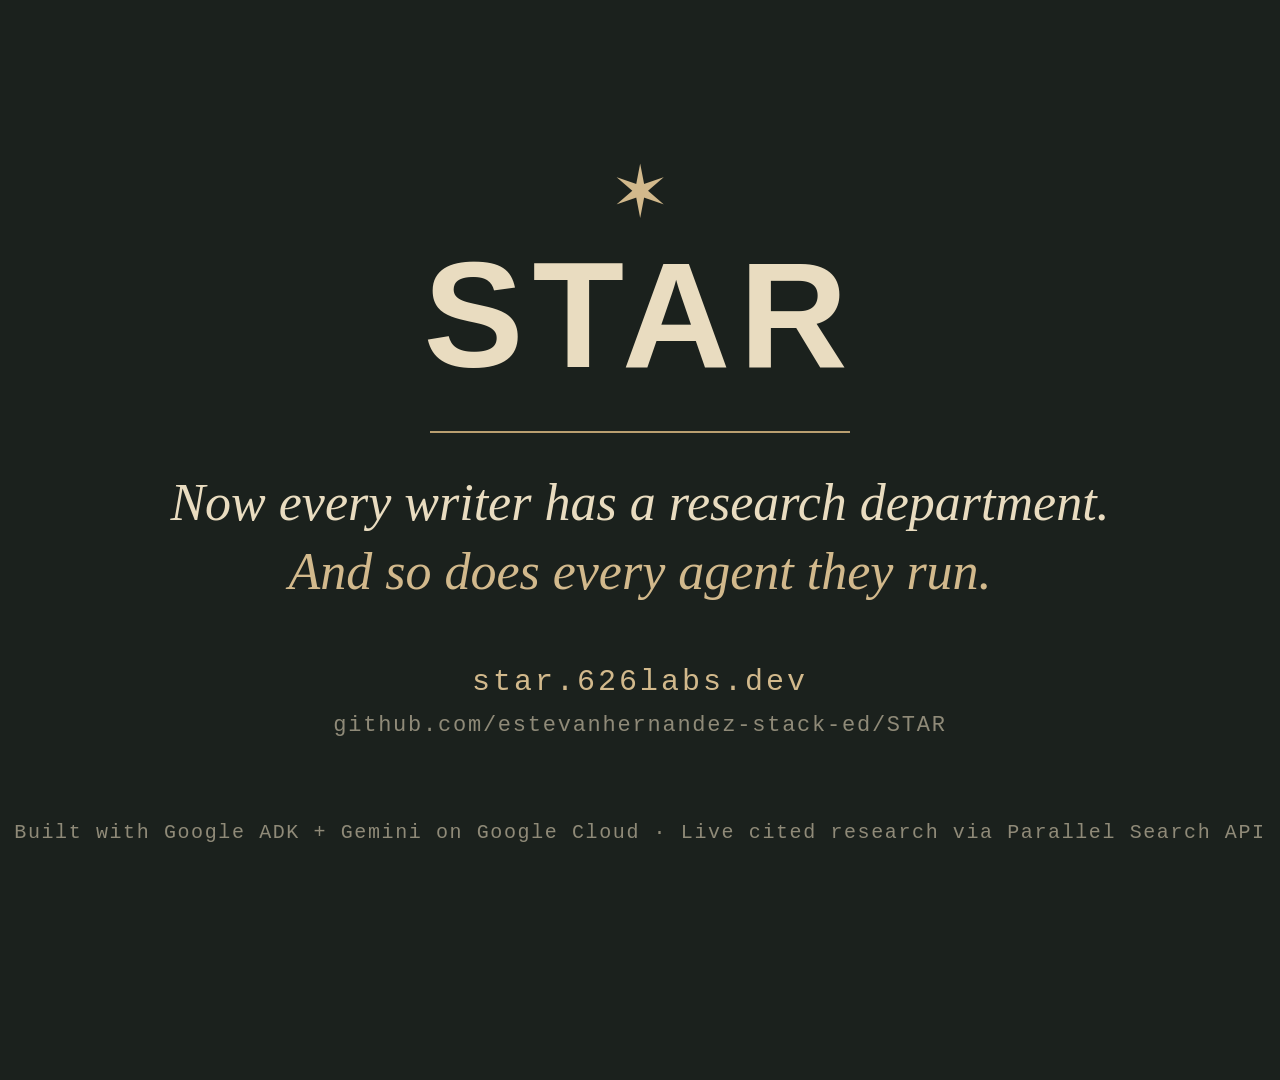
<file: scripts/shoot/end.html>
<!doctype html>
<html><head><meta charset="utf-8">
<style>
@font-face { font-family: "Archivo Narrow"; font-weight: 700; src: url("file:///C:/Users/estev/Projects/STAR/web/vendor/fonts/archivo-narrow-700.woff2") format("woff2"); }
@font-face { font-family: "Newsreader"; font-style: italic; src: url("file:///C:/Users/estev/Projects/STAR/web/vendor/fonts/newsreader-italic.woff2") format("woff2"); }
@font-face { font-family: "Sligoil"; src: url("file:///C:/Users/estev/Projects/STAR/web/vendor/fonts/sligoil.woff2") format("woff2"); }
html, body { margin: 0; width: 1920px; height: 1080px; background: #1B211D; overflow: hidden; }
.card { position: absolute; inset: 0; display: flex; flex-direction: column; align-items: center; justify-content: center; color: #D2B98C; }
.mark { font-family: "Sligoil", monospace; font-size: 72px; line-height: 1; margin-bottom: 14px; color: #D2B98C; }
.title { font-family: "Archivo Narrow", sans-serif; font-weight: 700; font-size: 150px; line-height: 0.9; letter-spacing: 0.06em; margin: 0; color: #E9DCC0; }
.rule { width: 420px; height: 2px; background: #B99F70; margin: 48px 0 40px; }
.line { font-family: "Newsreader", Georgia, serif; font-style: italic; font-size: 52px; color: #E9DCC0; margin: 0 0 10px; }
.line2 { font-family: "Newsreader", Georgia, serif; font-style: italic; font-size: 52px; color: #D2B98C; margin: 0; }
.url { font-family: "Sligoil", monospace; font-size: 30px; letter-spacing: 0.1em; color: #D2B98C; margin-top: 64px; }
.src { font-family: "Sligoil", monospace; font-size: 22px; letter-spacing: 0.08em; color: #8f8a78; margin-top: 14px; }
.foot { position: absolute; bottom: 56px; left: 0; right: 0; text-align: center; font-family: "Sligoil", monospace; font-size: 20px; letter-spacing: 0.08em; color: #8f8a78; }
</style></head>
<body>
  <div class="card">
    <div class="mark">✶</div>
    <h1 class="title">STAR</h1>
    <div class="rule"></div>
    <p class="line">Now every writer has a research department.</p>
    <p class="line2">And so does every agent they run.</p>
    <div class="url">star.626labs.dev</div>
    <div class="src">github.com/estevanhernandez-stack-ed/STAR</div>
  </div>
  <div class="foot">Built with Google ADK + Gemini on Google Cloud · Live cited research via Parallel Search API</div>
</body></html>
</file>
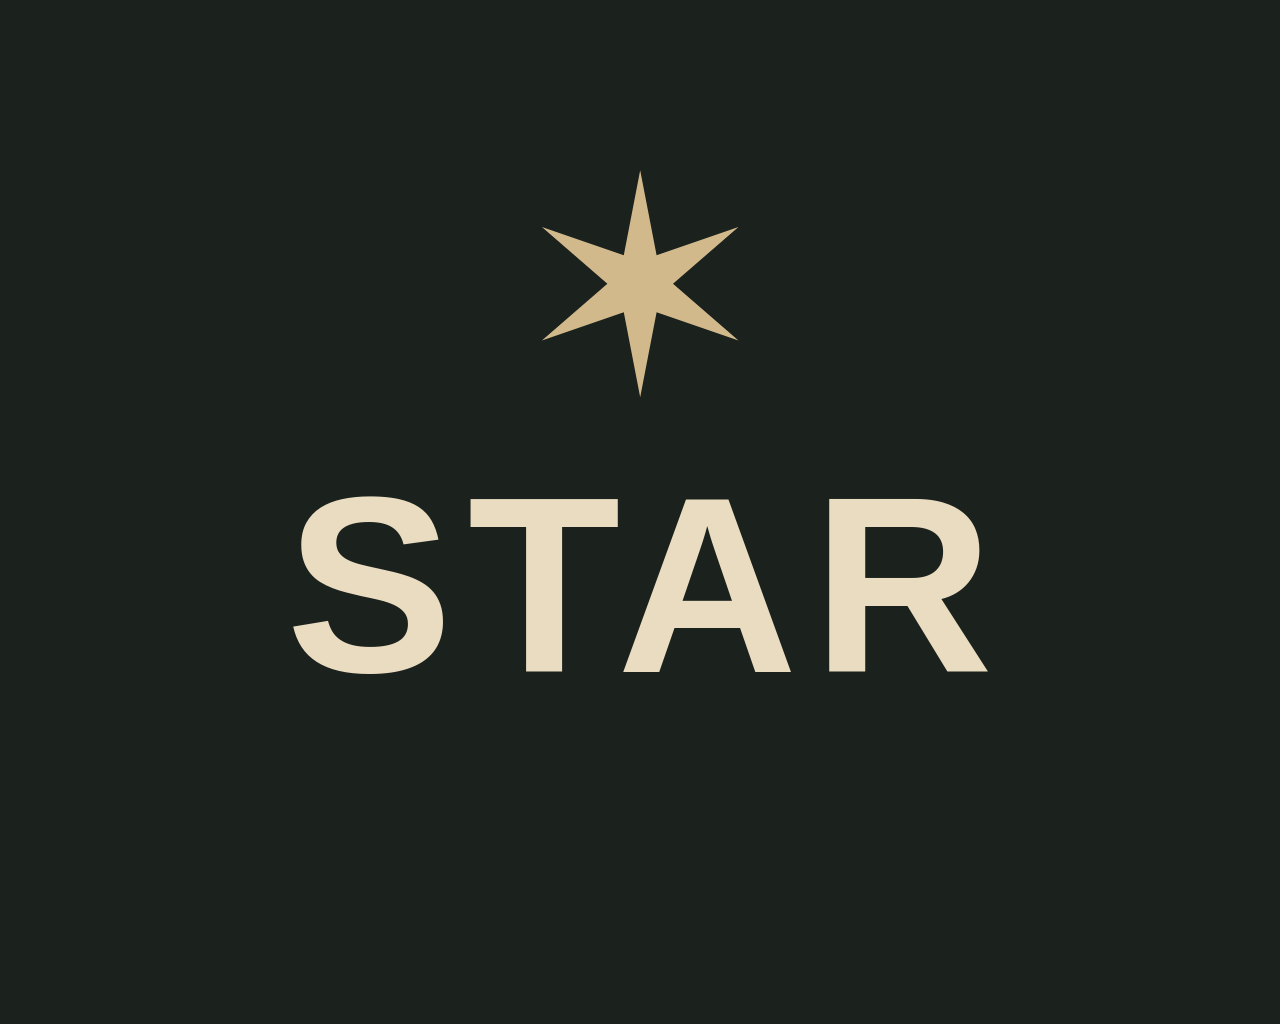
<file: scripts/shoot/icon.html>
<!doctype html>
<html><head><meta charset="utf-8">
<style>
@font-face { font-family: "Archivo Narrow"; font-weight: 700; src: url("file:///C:/Users/estev/Projects/STAR/web/vendor/fonts/archivo-narrow-700.woff2") format("woff2"); }
@font-face { font-family: "Sligoil"; src: url("file:///C:/Users/estev/Projects/STAR/web/vendor/fonts/sligoil.woff2") format("woff2"); }
html, body { margin: 0; width: 1024px; height: 1024px; background: #1B211D; overflow: hidden; }
.card { position: absolute; inset: 0; display: flex; flex-direction: column; align-items: center; justify-content: center; }
.mark { font-family: "Sligoil", monospace; font-size: 300px; line-height: 1; color: #D2B98C; margin-top: -40px; }
.title { font-family: "Archivo Narrow", sans-serif; font-weight: 700; font-size: 250px; line-height: 0.9; letter-spacing: 0.06em; color: #E9DCC0; margin: 10px 0 0 14px; }
</style></head>
<body>
  <div class="card">
    <div class="mark">✶</div>
    <div class="title">STAR</div>
  </div>
</body></html>
</file>
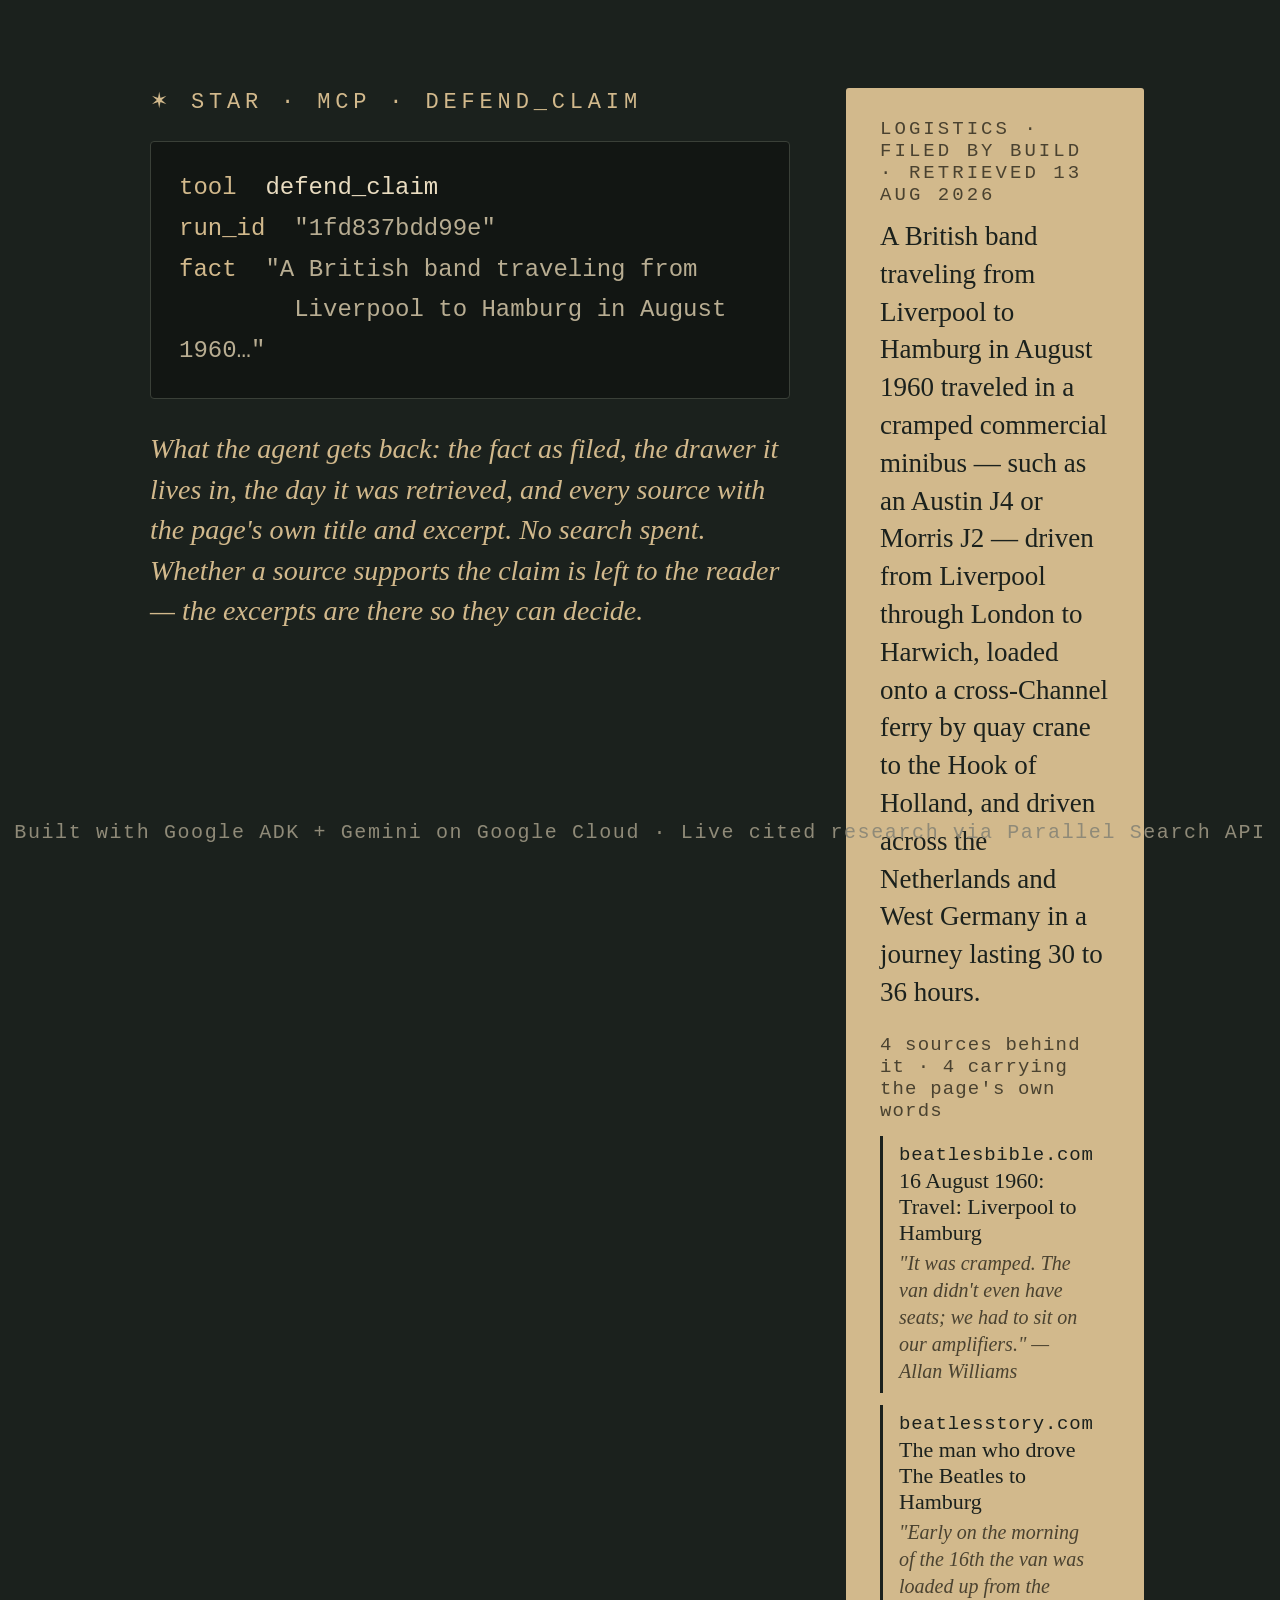
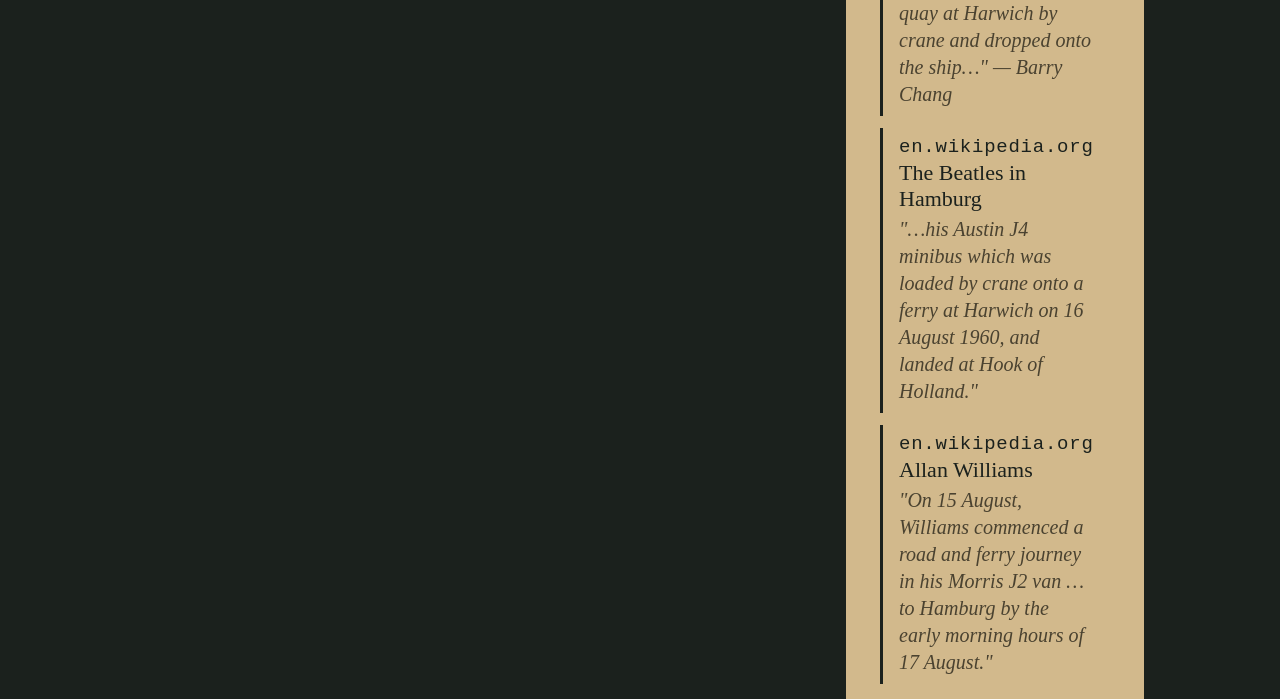
<file: scripts/shoot/mcp-defend.html>
<!doctype html>
<html><head><meta charset="utf-8">
<style>
@font-face { font-family: "Archivo Narrow"; font-weight: 700; src: url("file:///C:/Users/estev/Projects/STAR/web/vendor/fonts/archivo-narrow-700.woff2") format("woff2"); }
@font-face { font-family: "Newsreader"; src: url("file:///C:/Users/estev/Projects/STAR/web/vendor/fonts/newsreader.woff2") format("woff2"); }
@font-face { font-family: "Newsreader"; font-style: italic; src: url("file:///C:/Users/estev/Projects/STAR/web/vendor/fonts/newsreader-italic.woff2") format("woff2"); }
@font-face { font-family: "Sligoil"; src: url("file:///C:/Users/estev/Projects/STAR/web/vendor/fonts/sligoil.woff2") format("woff2"); }
html, body { margin: 0; width: 1920px; height: 1080px; background: #1B211D; overflow: hidden; color: #E9DCC0; }
.wrap { position: absolute; inset: 0; padding: 88px 150px; box-sizing: border-box; display: grid; grid-template-columns: 640px 1fr; gap: 56px; }
.kicker { font-family: "Sligoil", monospace; font-size: 22px; letter-spacing: 0.22em; text-transform: uppercase; color: #D2B98C; }
.call { margin-top: 26px; background: #121613; border: 1px solid #3a4038; border-radius: 4px; padding: 26px 28px; font-family: "Sligoil", monospace; font-size: 24px; line-height: 1.7; color: #E9DCC0; }
.call .k { color: #D2B98C; }
.call .s { color: #b8ad92; }
.what { font-family: "Newsreader", Georgia, serif; font-style: italic; font-size: 28px; color: #D2B98C; margin-top: 30px; line-height: 1.45; }
.card { background: #D2B98C; color: #1B211D; border-radius: 3px; box-shadow: 0 6px 0 #B99F70; padding: 30px 34px; }
.card .h { font-family: "Sligoil", monospace; font-size: 19px; letter-spacing: 0.16em; text-transform: uppercase; margin: 0 0 12px; color: #4a4230; }
.fact { font-family: "Newsreader", Georgia, serif; font-size: 27px; line-height: 1.4; margin: 0 0 22px; }
.n { font-family: "Sligoil", monospace; font-size: 19px; letter-spacing: 0.06em; margin: 0 0 14px; color: #4a4230; }
.src { border-left: 3px solid #1B211D; padding: 8px 16px; margin: 0 0 12px; }
.src .d { font-family: "Sligoil", monospace; font-size: 19px; letter-spacing: 0.04em; }
.src .t { font-family: "Newsreader", Georgia, serif; font-size: 22px; margin: 2px 0 4px; }
.src .x { font-family: "Newsreader", Georgia, serif; font-style: italic; font-size: 20px; color: #4a4230; line-height: 1.35; }
.foot { position: absolute; bottom: 56px; left: 0; right: 0; text-align: center; font-family: "Sligoil", monospace; font-size: 20px; letter-spacing: 0.08em; color: #8f8a78; }
</style></head>
<body>
<div class="wrap">
  <div>
    <div class="kicker">✶ STAR · MCP · defend_claim</div>
    <div class="call">
      <span class="k">tool</span>&nbsp; defend_claim<br>
      <span class="k">run_id</span>&nbsp; <span class="s">"1fd837bdd99e"</span><br>
      <span class="k">fact</span>&nbsp; <span class="s">"A British band traveling from<br>&nbsp;&nbsp;&nbsp;&nbsp;&nbsp;&nbsp;&nbsp;&nbsp;Liverpool to Hamburg in August 1960…"</span>
    </div>
    <p class="what">What the agent gets back: the fact as filed, the drawer it lives in, the day it was retrieved, and every source with the page's own title and excerpt. No search spent. Whether a source supports the claim is left to the reader — the excerpts are there so they can decide.</p>
  </div>
  <div class="card">
    <p class="h">Logistics · filed by build · retrieved 13 Aug 2026</p>
    <p class="fact">A British band traveling from Liverpool to Hamburg in August 1960 traveled in a cramped commercial minibus — such as an Austin J4 or Morris J2 — driven from Liverpool through London to Harwich, loaded onto a cross-Channel ferry by quay crane to the Hook of Holland, and driven across the Netherlands and West Germany in a journey lasting 30 to 36 hours.</p>
    <p class="n">4 sources behind it · 4 carrying the page's own words</p>
    <div class="src"><div class="d">beatlesbible.com</div><div class="t">16 August 1960: Travel: Liverpool to Hamburg</div><div class="x">"It was cramped. The van didn't even have seats; we had to sit on our amplifiers." — Allan Williams</div></div>
    <div class="src"><div class="d">beatlesstory.com</div><div class="t">The man who drove The Beatles to Hamburg</div><div class="x">"Early on the morning of the 16th the van was loaded up from the quay at Harwich by crane and dropped onto the ship…" — Barry Chang</div></div>
    <div class="src"><div class="d">en.wikipedia.org</div><div class="t">The Beatles in Hamburg</div><div class="x">"…his Austin J4 minibus which was loaded by crane onto a ferry at Harwich on 16 August 1960, and landed at Hook of Holland."</div></div>
    <div class="src"><div class="d">en.wikipedia.org</div><div class="t">Allan Williams</div><div class="x">"On 15 August, Williams commenced a road and ferry journey in his Morris J2 van … to Hamburg by the early morning hours of 17 August."</div></div>
  </div>
</div>
<div class="foot">Built with Google ADK + Gemini on Google Cloud · Live cited research via Parallel Search API</div>
</body></html>
</file>
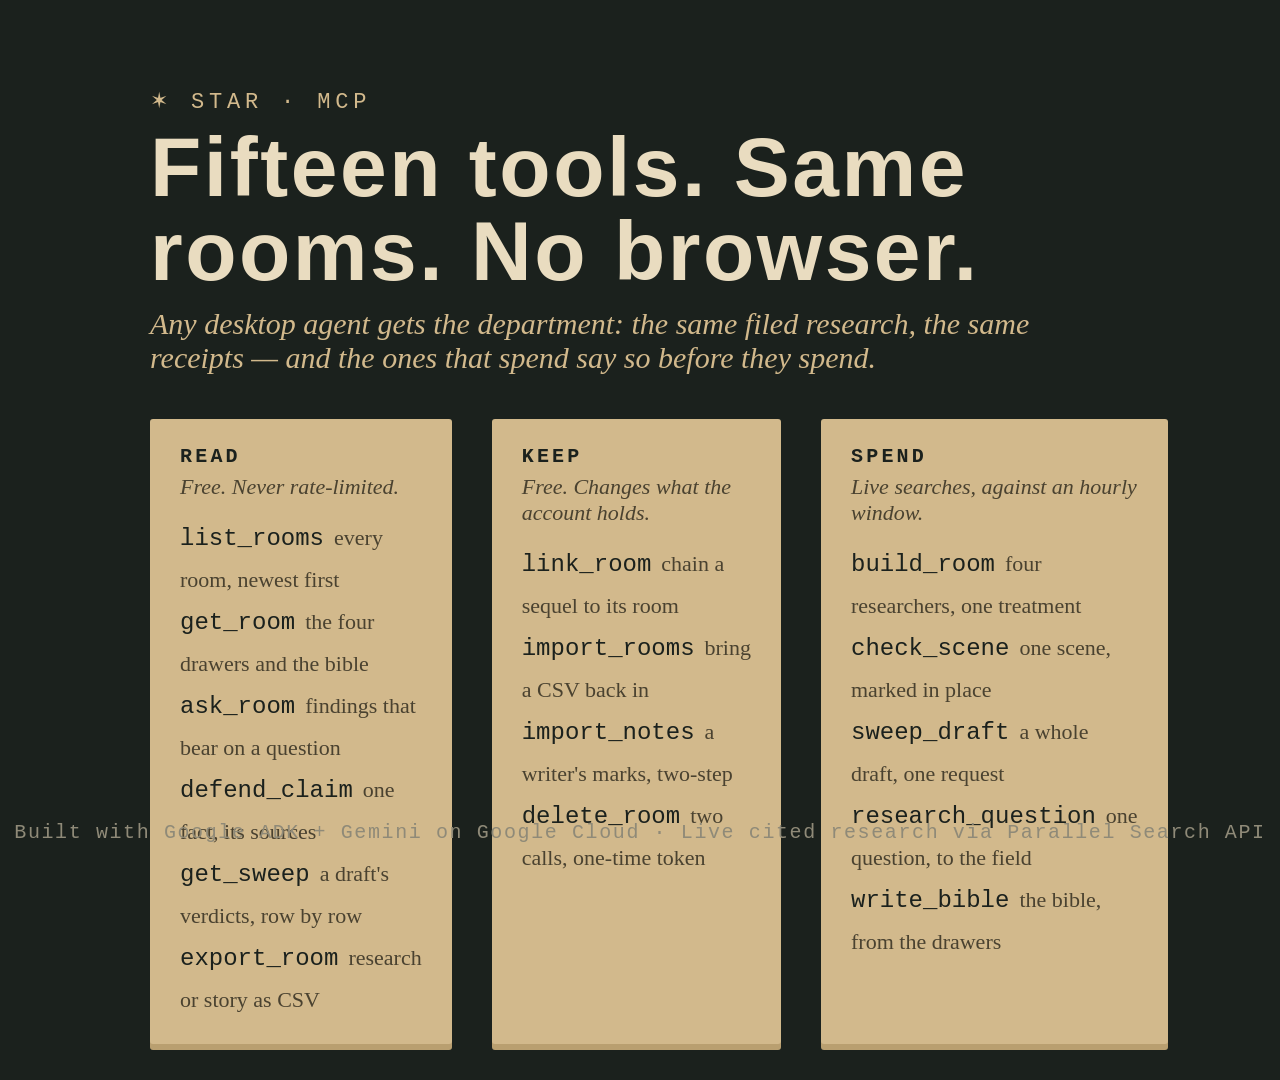
<file: scripts/shoot/mcp-tools.html>
<!doctype html>
<html><head><meta charset="utf-8">
<style>
@font-face { font-family: "Archivo Narrow"; font-weight: 700; src: url("file:///C:/Users/estev/Projects/STAR/web/vendor/fonts/archivo-narrow-700.woff2") format("woff2"); }
@font-face { font-family: "Newsreader"; src: url("file:///C:/Users/estev/Projects/STAR/web/vendor/fonts/newsreader.woff2") format("woff2"); }
@font-face { font-family: "Newsreader"; font-style: italic; src: url("file:///C:/Users/estev/Projects/STAR/web/vendor/fonts/newsreader-italic.woff2") format("woff2"); }
@font-face { font-family: "Sligoil"; src: url("file:///C:/Users/estev/Projects/STAR/web/vendor/fonts/sligoil.woff2") format("woff2"); }
html, body { margin: 0; width: 1920px; height: 1080px; background: #1B211D; overflow: hidden; color: #E9DCC0; }
.wrap { position: absolute; inset: 0; padding: 88px 150px; box-sizing: border-box; }
.kicker { font-family: "Sligoil", monospace; font-size: 22px; letter-spacing: 0.22em; text-transform: uppercase; color: #D2B98C; }
h1 { font-family: "Archivo Narrow", sans-serif; font-weight: 700; font-size: 84px; letter-spacing: 0.03em; margin: 10px 0 14px; line-height: 1; }
.lede { font-family: "Newsreader", Georgia, serif; font-style: italic; font-size: 30px; color: #D2B98C; margin: 0 0 44px; }
.cols { display: grid; grid-template-columns: 1fr 1fr 1fr; gap: 40px; }
.col { background: #D2B98C; color: #1B211D; padding: 26px 30px 22px; border-radius: 3px; box-shadow: 0 6px 0 #B99F70; }
.col h2 { font-family: "Sligoil", monospace; font-size: 20px; letter-spacing: 0.16em; text-transform: uppercase; margin: 0 0 6px; }
.col .cost { font-family: "Newsreader", Georgia, serif; font-style: italic; font-size: 22px; margin: 0 0 18px; color: #4a4230; }
.col ul { list-style: none; padding: 0; margin: 0; }
.col li { font-family: "Sligoil", monospace; font-size: 24px; line-height: 1.75; }
.col li span { font-family: "Newsreader", Georgia, serif; font-size: 22px; color: #4a4230; margin-left: 10px; }
.foot { position: absolute; bottom: 56px; left: 0; right: 0; text-align: center; font-family: "Sligoil", monospace; font-size: 20px; letter-spacing: 0.08em; color: #8f8a78; }
</style></head>
<body>
<div class="wrap">
  <div class="kicker">✶ STAR · MCP</div>
  <h1>Fifteen tools. Same rooms. No browser.</h1>
  <p class="lede">Any desktop agent gets the department: the same filed research, the same receipts — and the ones that spend say so before they spend.</p>
  <div class="cols">
    <div class="col">
      <h2>Read</h2>
      <p class="cost">Free. Never rate-limited.</p>
      <ul>
        <li>list_rooms<span>every room, newest first</span></li>
        <li>get_room<span>the four drawers and the bible</span></li>
        <li>ask_room<span>findings that bear on a question</span></li>
        <li>defend_claim<span>one fact, its sources</span></li>
        <li>get_sweep<span>a draft's verdicts, row by row</span></li>
        <li>export_room<span>research or story as CSV</span></li>
      </ul>
    </div>
    <div class="col">
      <h2>Keep</h2>
      <p class="cost">Free. Changes what the account holds.</p>
      <ul>
        <li>link_room<span>chain a sequel to its room</span></li>
        <li>import_rooms<span>bring a CSV back in</span></li>
        <li>import_notes<span>a writer's marks, two-step</span></li>
        <li>delete_room<span>two calls, one-time token</span></li>
      </ul>
    </div>
    <div class="col">
      <h2>Spend</h2>
      <p class="cost">Live searches, against an hourly window.</p>
      <ul>
        <li>build_room<span>four researchers, one treatment</span></li>
        <li>check_scene<span>one scene, marked in place</span></li>
        <li>sweep_draft<span>a whole draft, one request</span></li>
        <li>research_question<span>one question, to the field</span></li>
        <li>write_bible<span>the bible, from the drawers</span></li>
      </ul>
    </div>
  </div>
</div>
<div class="foot">Built with Google ADK + Gemini on Google Cloud · Live cited research via Parallel Search API</div>
</body></html>
</file>
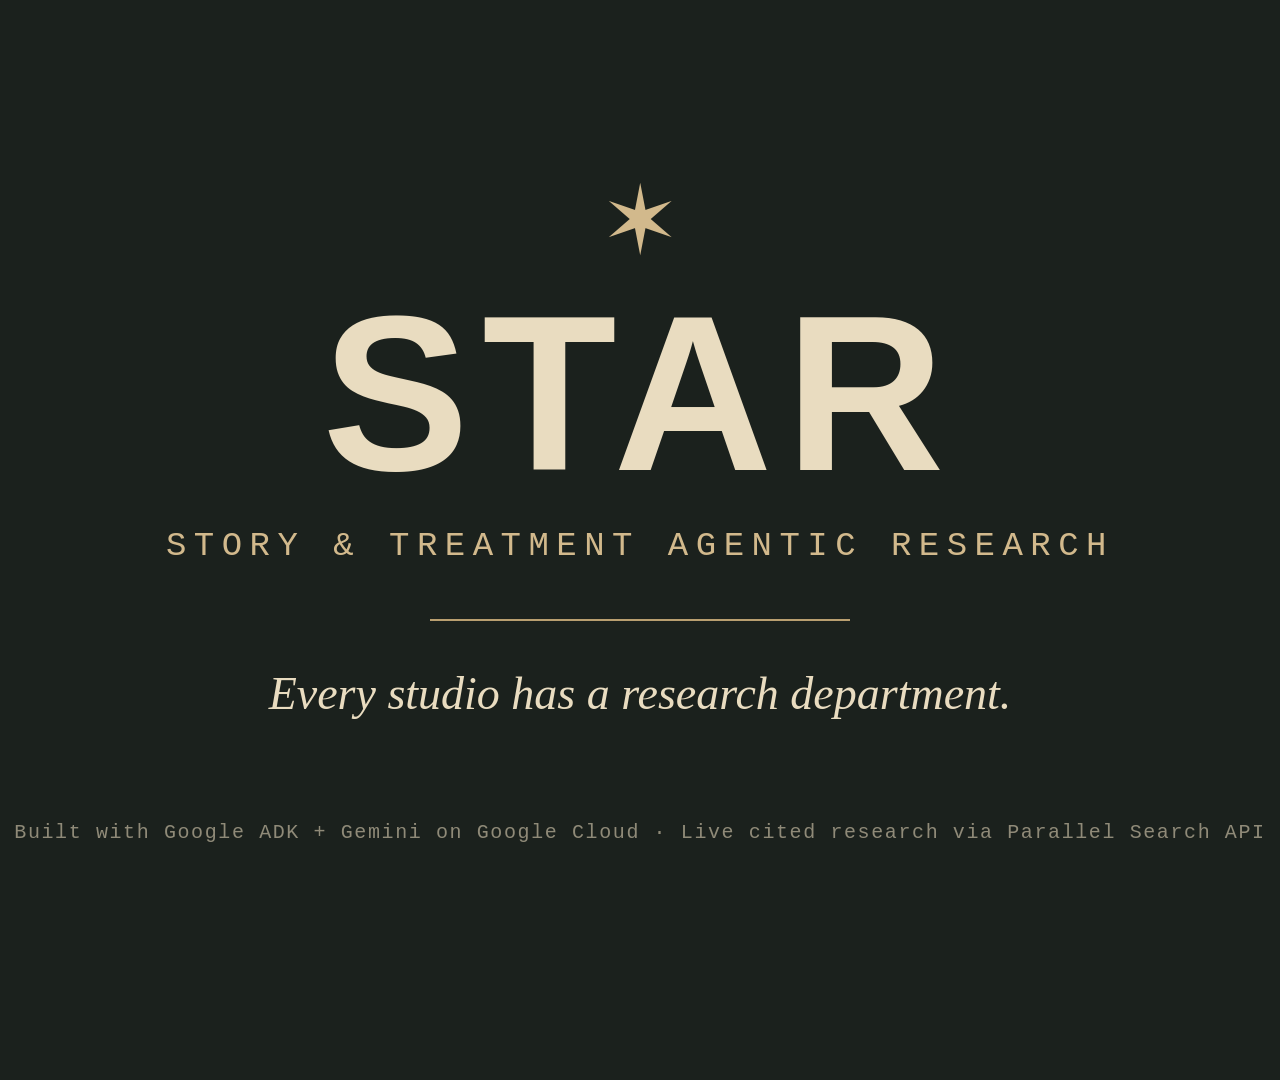
<file: scripts/shoot/title.html>
<!doctype html>
<html><head><meta charset="utf-8">
<style>
@font-face { font-family: "Archivo Narrow"; font-weight: 700; src: url("file:///C:/Users/estev/Projects/STAR/web/vendor/fonts/archivo-narrow-700.woff2") format("woff2"); }
@font-face { font-family: "Archivo Narrow"; font-weight: 400; src: url("file:///C:/Users/estev/Projects/STAR/web/vendor/fonts/archivo-narrow-400.woff2") format("woff2"); }
@font-face { font-family: "Newsreader"; font-style: italic; src: url("file:///C:/Users/estev/Projects/STAR/web/vendor/fonts/newsreader-italic.woff2") format("woff2"); }
@font-face { font-family: "Newsreader"; src: url("file:///C:/Users/estev/Projects/STAR/web/vendor/fonts/newsreader.woff2") format("woff2"); }
@font-face { font-family: "Sligoil"; src: url("file:///C:/Users/estev/Projects/STAR/web/vendor/fonts/sligoil.woff2") format("woff2"); }
html, body { margin: 0; width: 1920px; height: 1080px; background: #1B211D; overflow: hidden; }
.card { position: absolute; inset: 0; display: flex; flex-direction: column; align-items: center; justify-content: center; color: #D2B98C; }
.mark { font-family: "Sligoil", monospace; font-size: 96px; line-height: 1; letter-spacing: 0; margin-bottom: 18px; color: #D2B98C; }
.title { font-family: "Archivo Narrow", sans-serif; font-weight: 700; font-size: 220px; line-height: 0.9; letter-spacing: 0.06em; margin: 0; color: #E9DCC0; }
.sub { font-family: "Sligoil", monospace; font-size: 34px; letter-spacing: 0.22em; text-transform: uppercase; margin-top: 34px; color: #D2B98C; }
.rule { width: 420px; height: 2px; background: #B99F70; margin: 54px 0 46px; }
.line { font-family: "Newsreader", Georgia, serif; font-style: italic; font-size: 46px; color: #E9DCC0; margin: 0; }
.foot { position: absolute; bottom: 56px; left: 0; right: 0; text-align: center; font-family: "Sligoil", monospace; font-size: 20px; letter-spacing: 0.08em; color: #8f8a78; }
</style></head>
<body>
  <div class="card">
    <div class="mark">✶</div>
    <h1 class="title">STAR</h1>
    <div class="sub">Story &amp; Treatment Agentic Research</div>
    <div class="rule"></div>
    <p class="line">Every studio has a research department.</p>
  </div>
  <div class="foot">Built with Google ADK + Gemini on Google Cloud · Live cited research via Parallel Search API</div>
</body></html>
</file>
